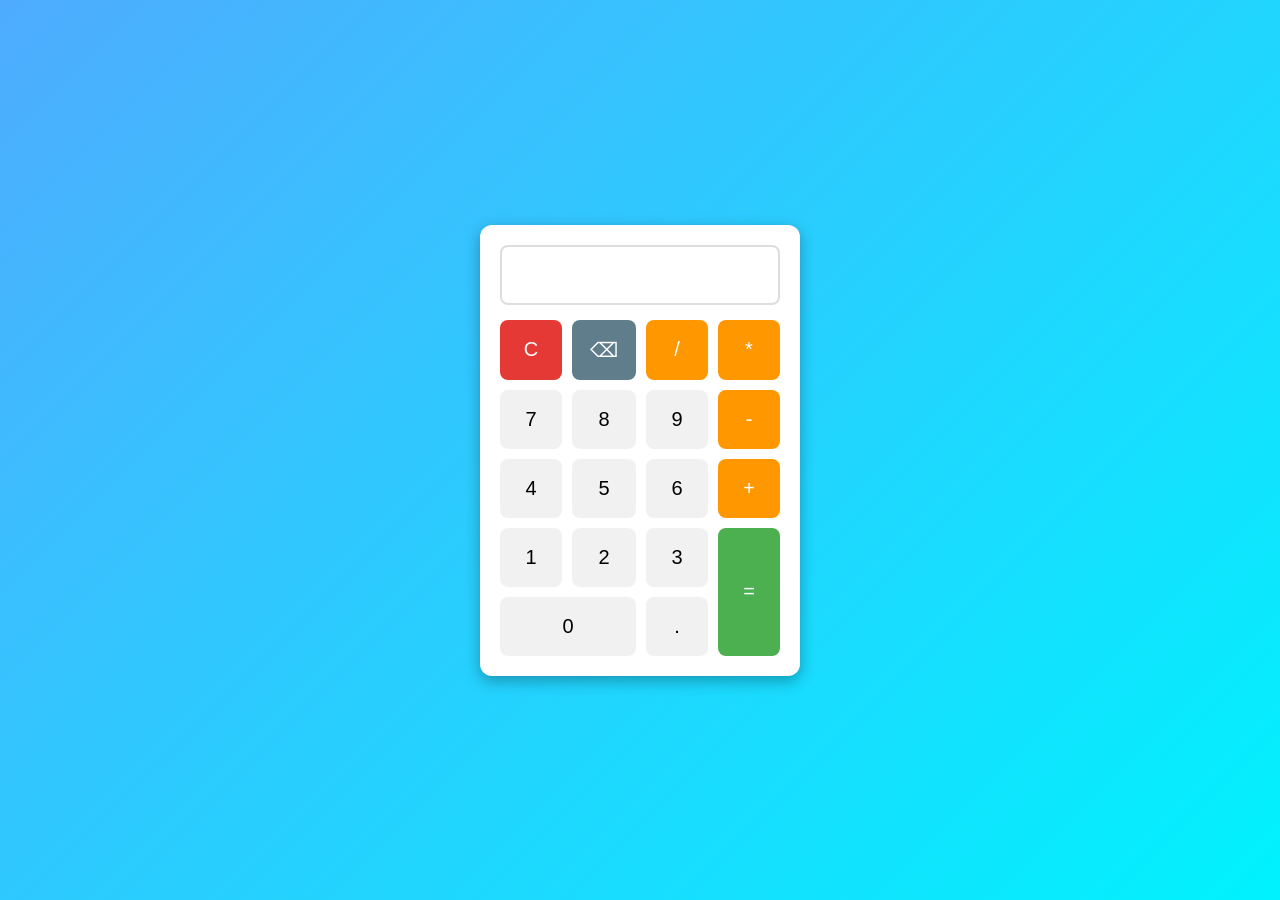
<file: Oasis Infobyte/Calculator/index.html>
<!doctype html>
<html lang="en">
  <head>
    <meta charset="UTF-8" />
    <meta name="viewport" content="width=device-width, initial-scale=1.0" />
    <title>Calculator</title>

    <link rel="stylesheet" href="style.css" />
  </head>
  <body>
    <div class="calculator">
      <input type="text" id="display" readonly />

      <div class="buttons">
        <button class="clear">C</button>
        <button class="back">⌫</button>
        <button class="operator">/</button>
        <button class="operator">*</button>

        <button class="number">7</button>
        <button class="number">8</button>
        <button class="number">9</button>
        <button class="operator">-</button>

        <button class="number">4</button>
        <button class="number">5</button>
        <button class="number">6</button>
        <button class="operator">+</button>

        <button class="number">1</button>
        <button class="number">2</button>
        <button class="number">3</button>
        <button class="equal">=</button>

        <button class="number zero">0</button>
        <button class="number">.</button>
      </div>
    </div>

    <script src="script.js"></script>
  </body>
</html>
</file>
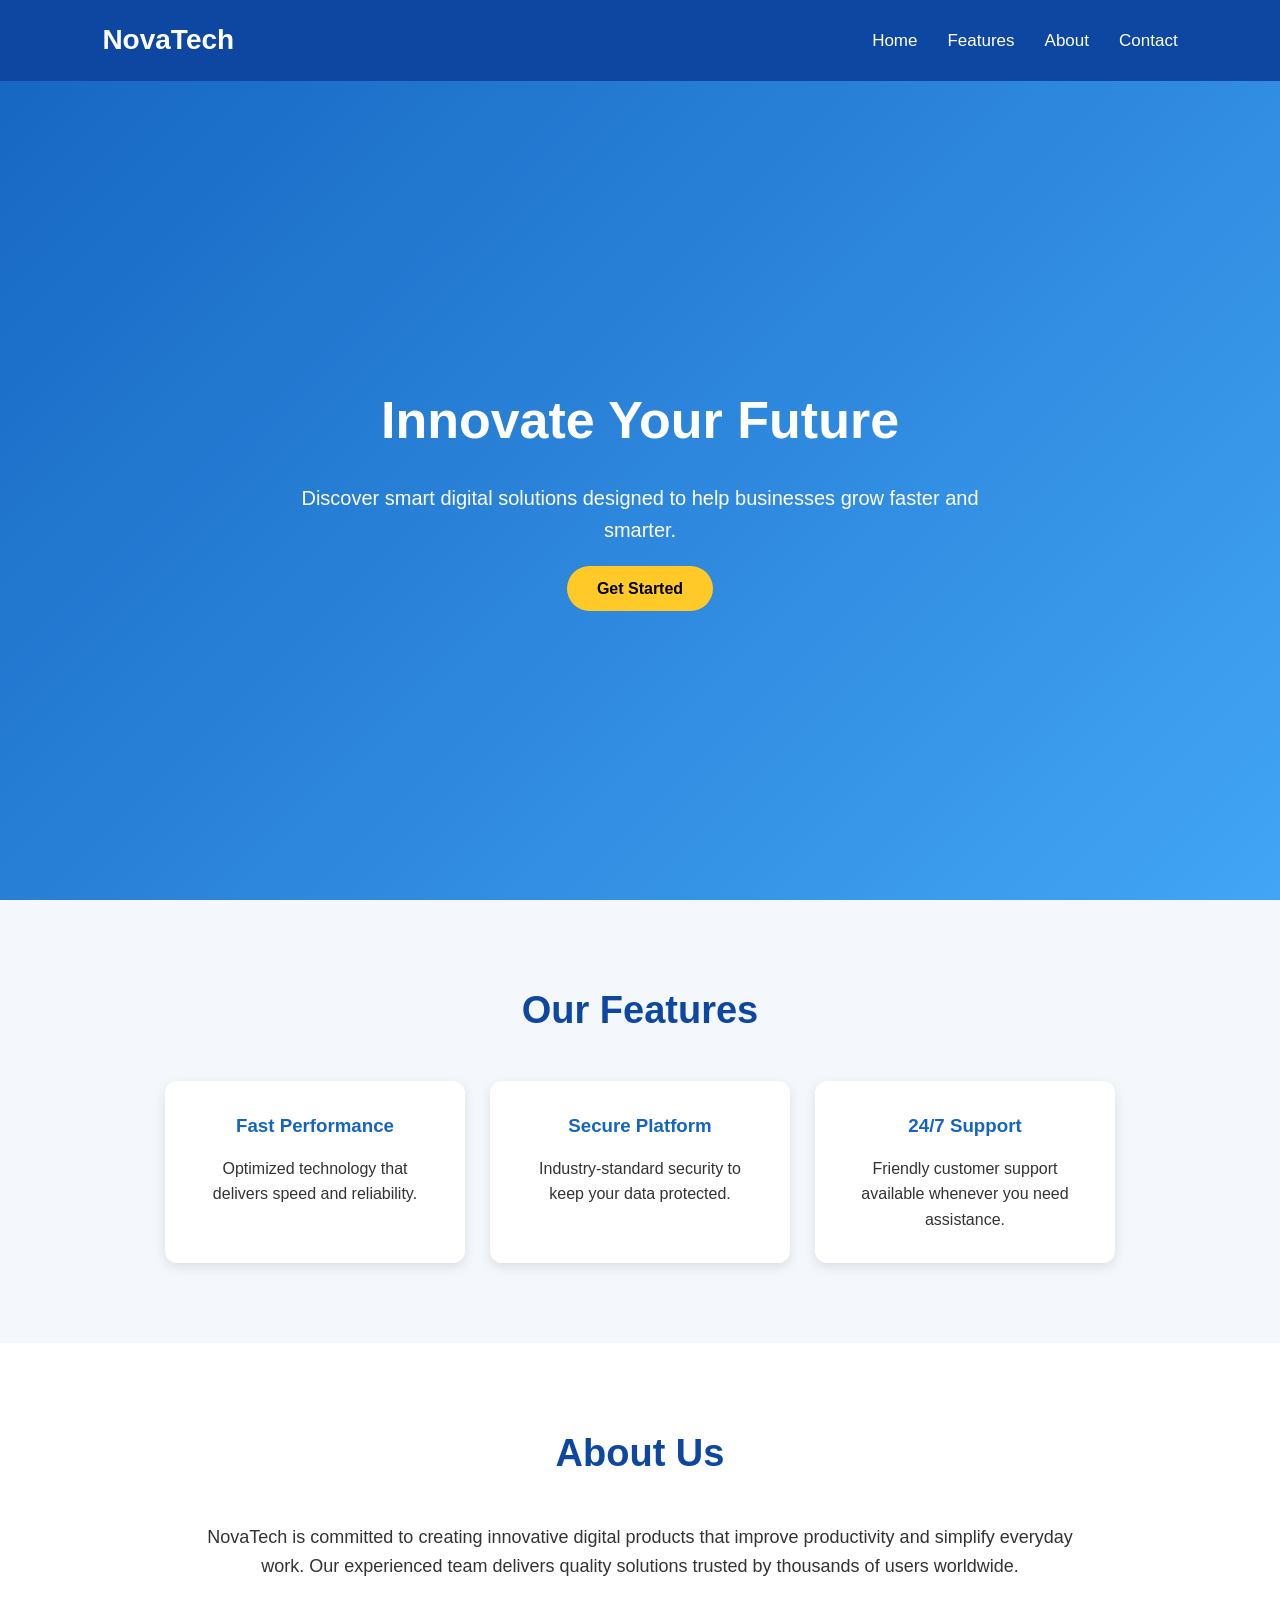
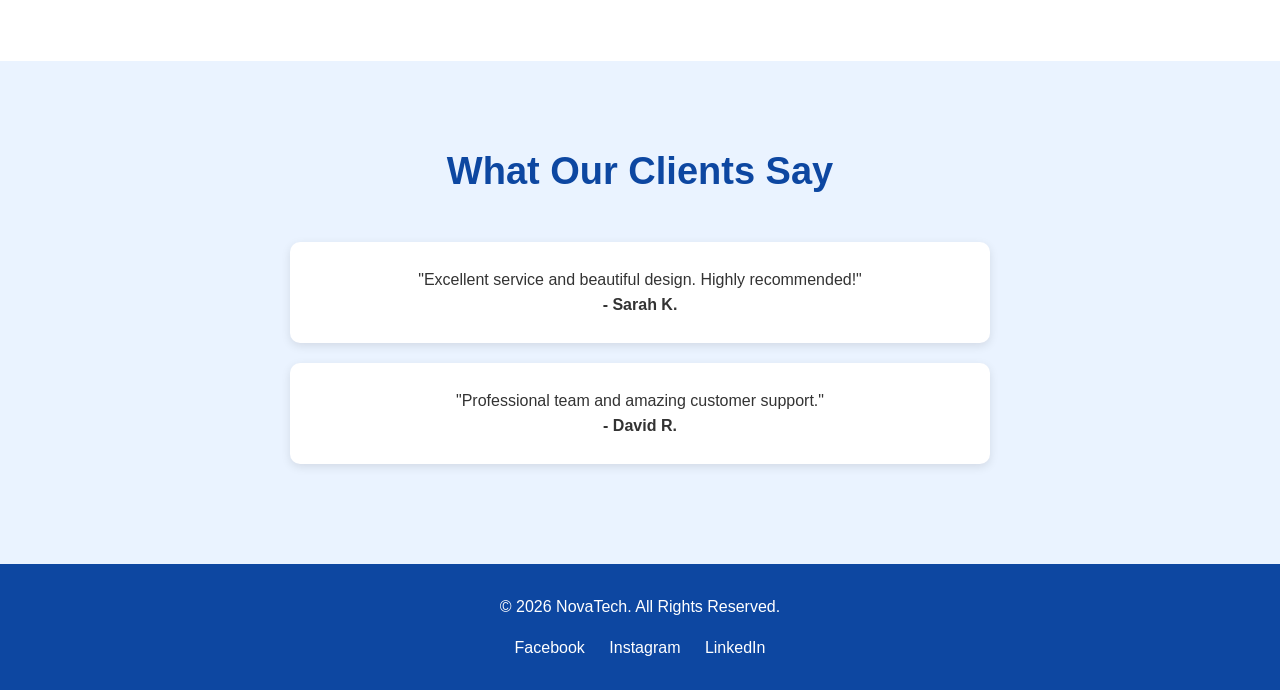
<file: Oasis Infobyte/LandingPage/index.html>
<!doctype html>
<html lang="en">
  <head>
    <meta charset="UTF-8" />
    <meta name="viewport" content="width=device-width, initial-scale=1.0" />
    <title>NovaTech Landing Page</title>
    <link rel="stylesheet" href="style.css" />
  </head>
  <body>
    <!-- Navigation -->
    <header>
      <nav class="navbar">
        <div class="logo">NovaTech</div>

        <ul class="nav-links">
          <li><a href="#home">Home</a></li>
          <li><a href="#features">Features</a></li>
          <li><a href="#about">About</a></li>
          <li><a href="#contact">Contact</a></li>
        </ul>
      </nav>
    </header>

    <!-- Hero Section -->
    <section class="hero" id="home">
      <div class="hero-content">
        <h1>Innovate Your Future</h1>
        <p>
          Discover smart digital solutions designed to help businesses grow
          faster and smarter.
        </p>

        <a href="#" class="btn">Get Started</a>
      </div>
    </section>

    <!-- Features -->
    <section class="features" id="features">
      <h2>Our Features</h2>

      <div class="feature-container">
        <div class="card">
          <h3>Fast Performance</h3>
          <p>Optimized technology that delivers speed and reliability.</p>
        </div>

        <div class="card">
          <h3>Secure Platform</h3>
          <p>Industry-standard security to keep your data protected.</p>
        </div>

        <div class="card">
          <h3>24/7 Support</h3>
          <p>
            Friendly customer support available whenever you need assistance.
          </p>
        </div>
      </div>
    </section>

    <!-- About -->
    <section class="about" id="about">
      <h2>About Us</h2>

      <p>
        NovaTech is committed to creating innovative digital products that
        improve productivity and simplify everyday work. Our experienced team
        delivers quality solutions trusted by thousands of users worldwide.
      </p>
    </section>

    <!-- Testimonials -->
    <section class="testimonials">
      <h2>What Our Clients Say</h2>

      <div class="testimonial-box">
        <p>"Excellent service and beautiful design. Highly recommended!"</p>
        <h4>- Sarah K.</h4>
      </div>

      <div class="testimonial-box">
        <p>"Professional team and amazing customer support."</p>
        <h4>- David R.</h4>
      </div>
    </section>

    <!-- Footer -->
    <footer id="contact">
      <p>© 2026 NovaTech. All Rights Reserved.</p>

      <div class="social-links">
        <a href="#">Facebook</a>
        <a href="#">Instagram</a>
        <a href="#">LinkedIn</a>
      </div>
    </footer>
  </body>
</html>
</file>
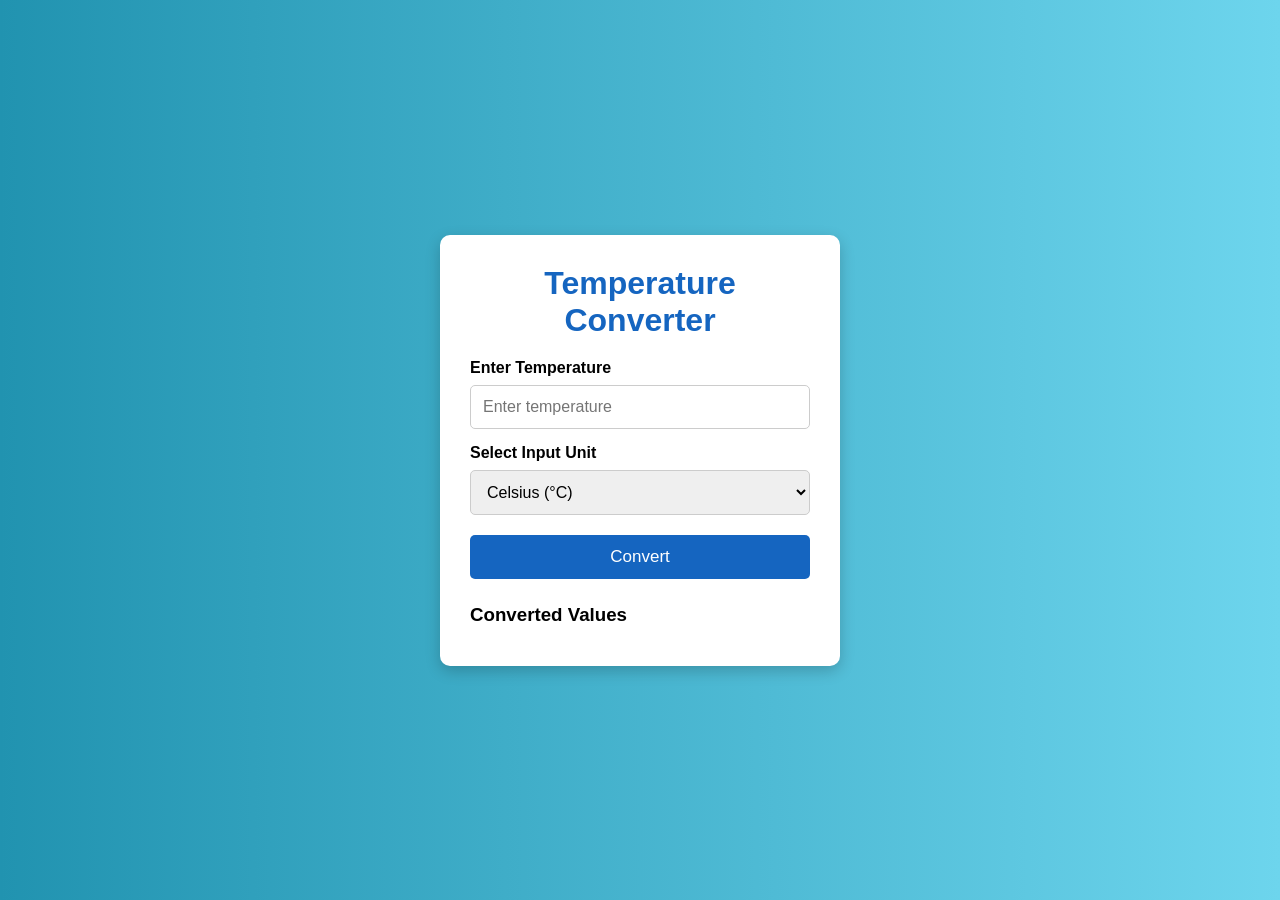
<file: Oasis Infobyte/TemperatureConverter/index.html>
<!DOCTYPE html>
<html lang="en">
  <head>
    <meta charset="UTF-8" />
    <meta name="viewport" content="width=device-width, initial-scale=1.0" />
    <title>Temperature Converter</title>

    <link rel="stylesheet" href="style.css" />
  </head>

  <body>
    <div class="container">
      <h1>Temperature Converter</h1>

      <label>Enter Temperature</label>

      <input type="text" id="temperature" placeholder="Enter temperature" />

      <label>Select Input Unit</label>

      <select id="unit">
        <option value="celsius">Celsius (°C)</option>

        <option value="fahrenheit">Fahrenheit (°F)</option>

        <option value="kelvin">Kelvin (K)</option>
      </select>

      <button onclick="convertTemperature()">Convert</button>

      <p id="error"></p>

      <div id="result">
        <h3>Converted Values</h3>

        <p id="celsiusResult"></p>

        <p id="fahrenheitResult"></p>

        <p id="kelvinResult"></p>
      </div>
    </div>

    <script src="script.js"></script>
  </body>
</html>
</file>
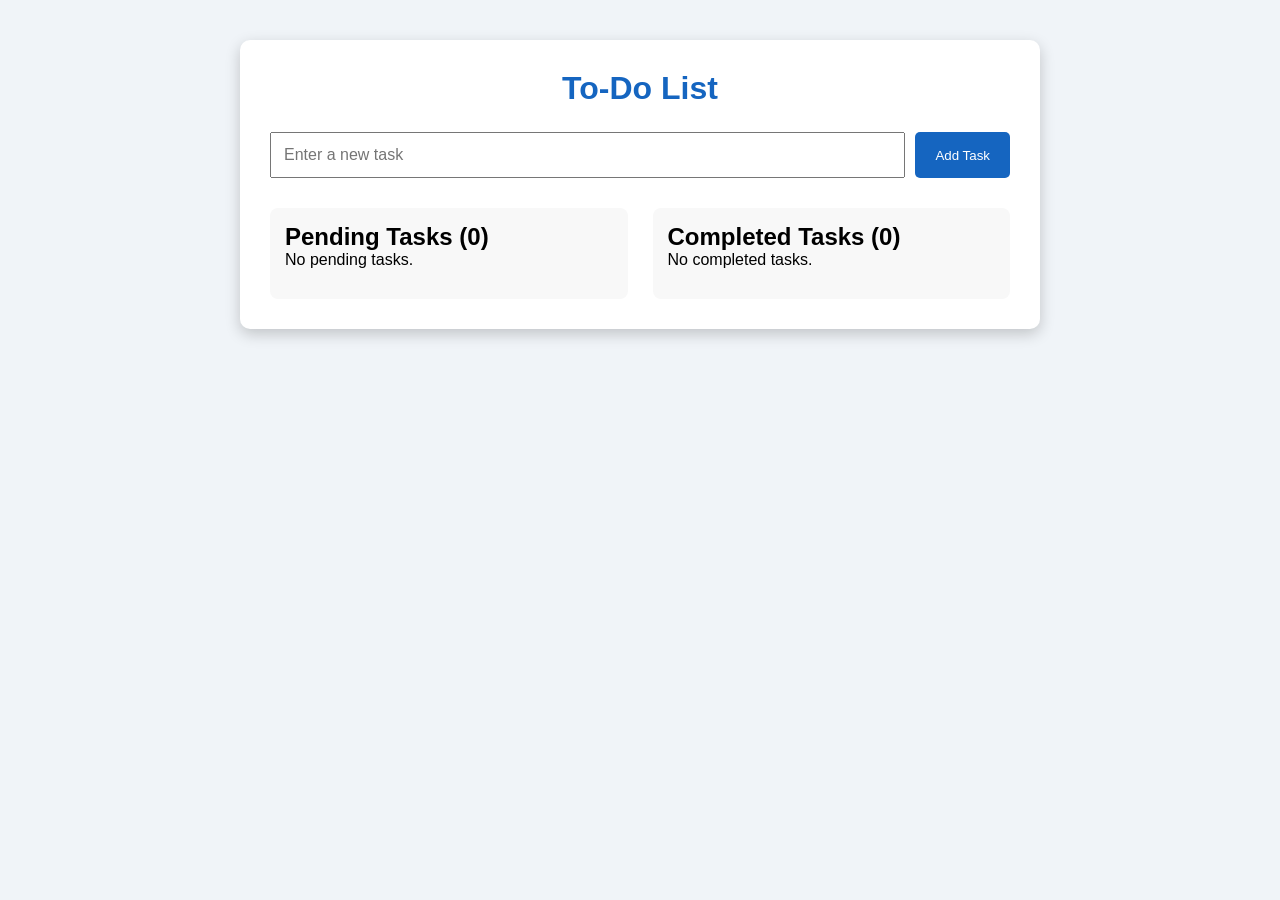
<file: Oasis Infobyte/TodoApp/index.html>
<!doctype html>
<html lang="en">
  <head>
    <meta charset="UTF-8" />
    <meta name="viewport" content="width=device-width, initial-scale=1.0" />
    <title>To-Do Web App</title>
    <link rel="stylesheet" href="style.css" />
  </head>

  <body>
    <div class="container">
      <h1>To-Do List</h1>

      <div class="add-task">
        <input type="text" id="taskInput" placeholder="Enter a new task" />

        <button id="addBtn">Add Task</button>
      </div>

      <div class="lists">
        <div class="list">
          <h2>Pending Tasks (<span id="pendingCount">0</span>)</h2>

          <p id="pendingEmpty">No pending tasks.</p>

          <ul id="pendingList"></ul>
        </div>

        <div class="list">
          <h2>Completed Tasks (<span id="completedCount">0</span>)</h2>

          <p id="completedEmpty">No completed tasks.</p>

          <ul id="completedList"></ul>
        </div>
      </div>
    </div>

    <script src="script.js"></script>
  </body>
</html>
</file>
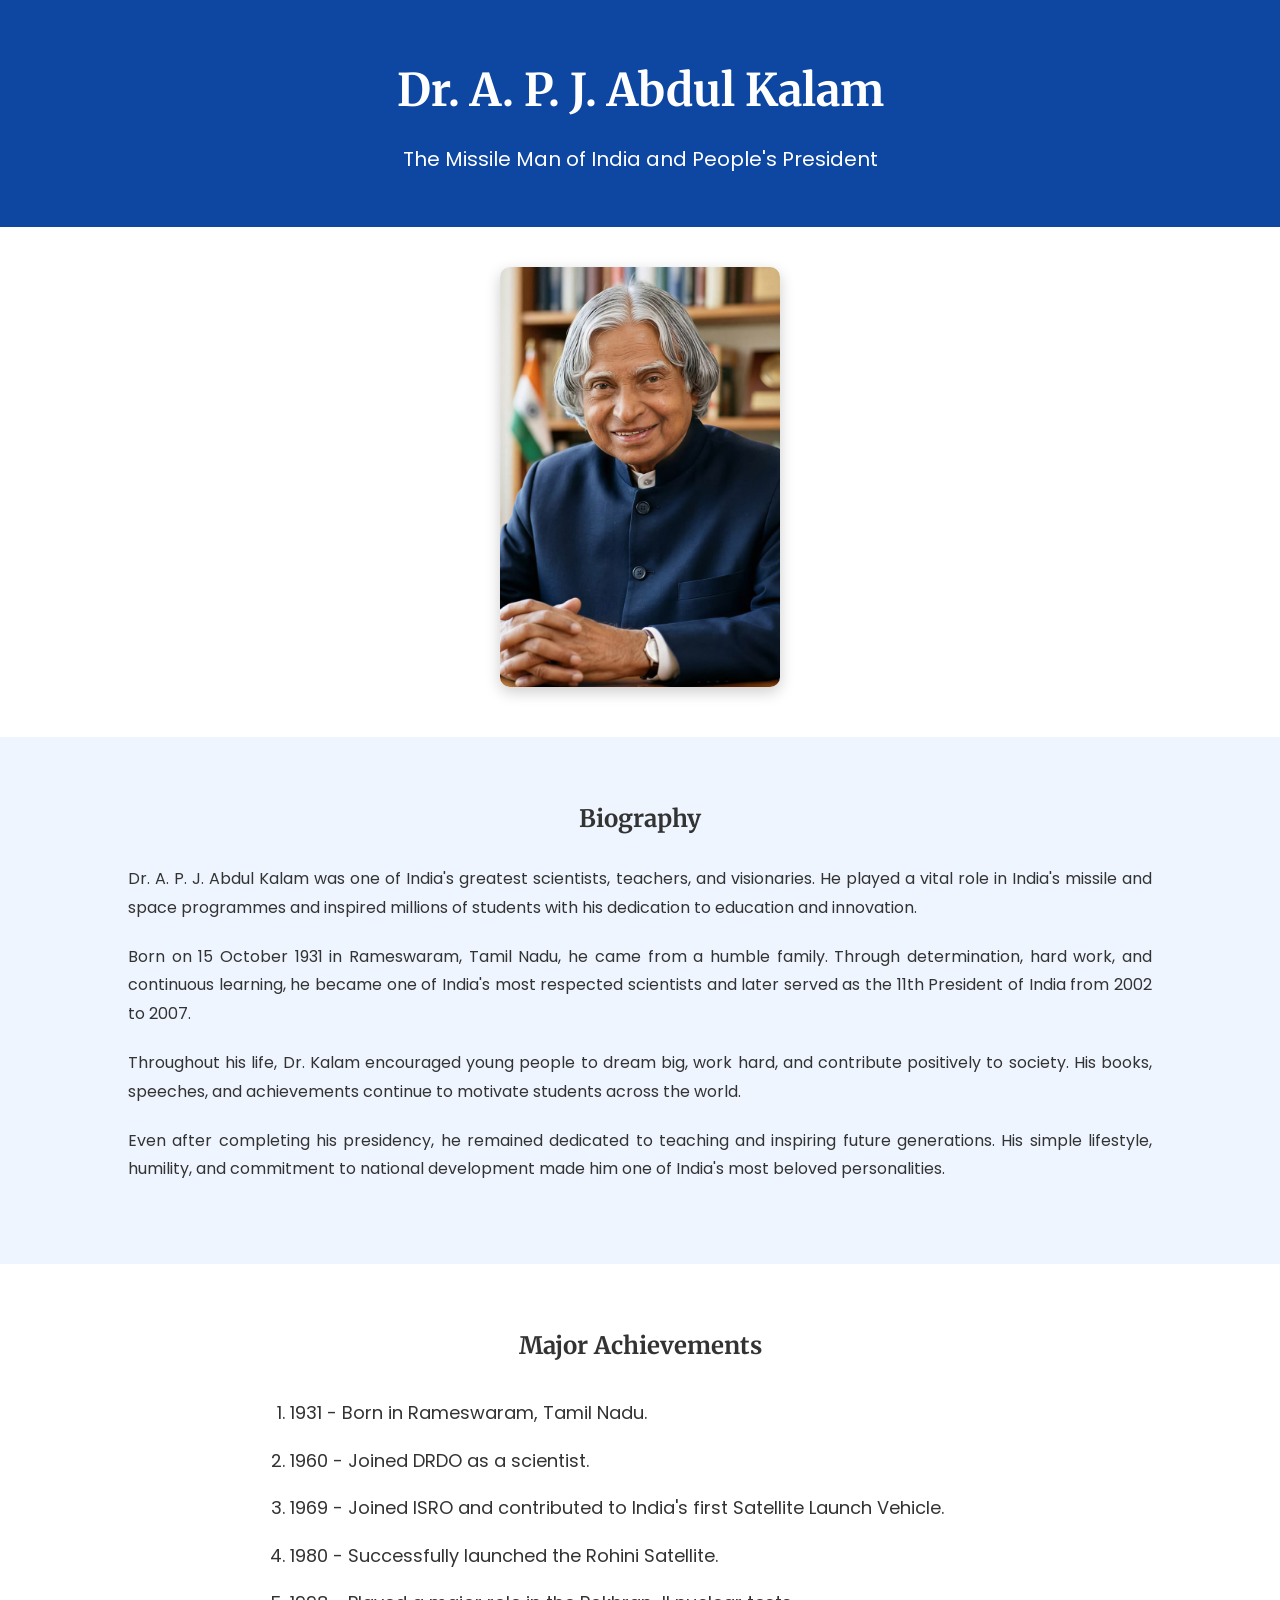
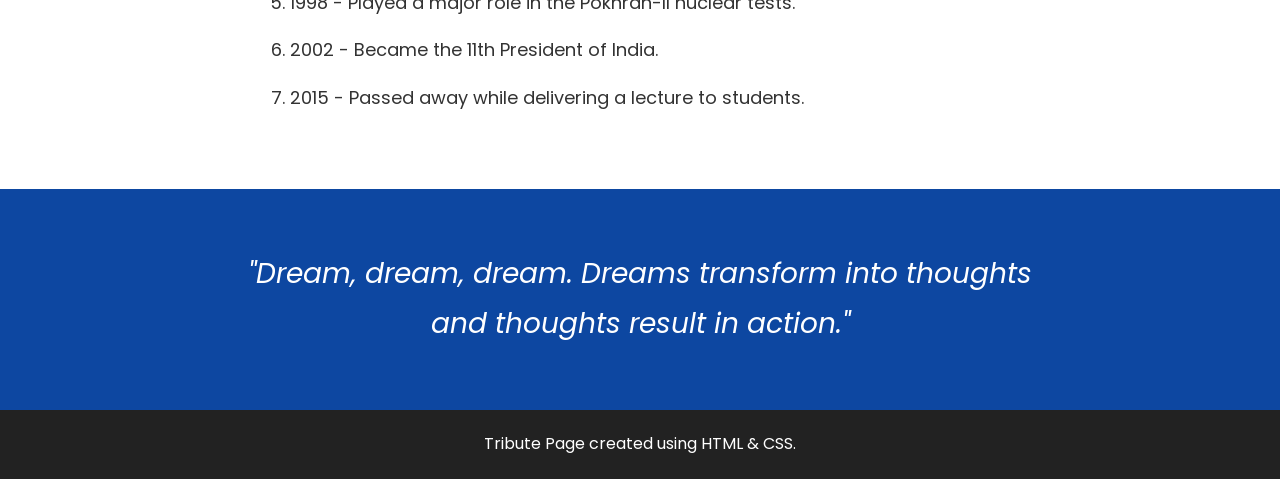
<file: Oasis Infobyte/TributePage/index.html>
<!doctype html>
<html lang="en">
  <head>
    <meta charset="UTF-8" />
    <meta name="viewport" content="width=device-width, initial-scale=1.0" />
    <title>Tribute to Dr. A. P. J. Abdul Kalam</title>

    <link rel="stylesheet" href="style.css" />

    <link
      href="https://fonts.googleapis.com/css2?family=Merriweather:wght@700&family=Poppins:wght@300;400;500&display=swap"
      rel="stylesheet"
    />
  </head>
  <body>
    <header>
      <h1>Dr. A. P. J. Abdul Kalam</h1>

      <p class="tagline">The Missile Man of India and People's President</p>
    </header>

    <section class="image-section">
      <img src="kalam.jpg" alt="Dr. A. P. J. Abdul Kalam" />
    </section>

    <section class="biography">
      <h2>Biography</h2>

      <p>
        Dr. A. P. J. Abdul Kalam was one of India's greatest scientists,
        teachers, and visionaries. He played a vital role in India's missile and
        space programmes and inspired millions of students with his dedication
        to education and innovation.
      </p>

      <p>
        Born on 15 October 1931 in Rameswaram, Tamil Nadu, he came from a humble
        family. Through determination, hard work, and continuous learning, he
        became one of India's most respected scientists and later served as the
        11th President of India from 2002 to 2007.
      </p>

      <p>
        Throughout his life, Dr. Kalam encouraged young people to dream big,
        work hard, and contribute positively to society. His books, speeches,
        and achievements continue to motivate students across the world.
      </p>

      <p>
        Even after completing his presidency, he remained dedicated to teaching
        and inspiring future generations. His simple lifestyle, humility, and
        commitment to national development made him one of India's most beloved
        personalities.
      </p>
    </section>

    <section class="timeline">
      <h2>Major Achievements</h2>

      <ol>
        <li>1931 - Born in Rameswaram, Tamil Nadu.</li>

        <li>1960 - Joined DRDO as a scientist.</li>

        <li>
          1969 - Joined ISRO and contributed to India's first Satellite Launch
          Vehicle.
        </li>

        <li>1980 - Successfully launched the Rohini Satellite.</li>

        <li>1998 - Played a major role in the Pokhran-II nuclear tests.</li>

        <li>2002 - Became the 11th President of India.</li>

        <li>2015 - Passed away while delivering a lecture to students.</li>
      </ol>
    </section>

    <section class="quote">
      <blockquote>
        "Dream, dream, dream. Dreams transform into thoughts and thoughts result
        in action."
      </blockquote>
    </section>

    <footer>
      <p>Tribute Page created using HTML & CSS.</p>
    </footer>
  </body>
</html>
</file>
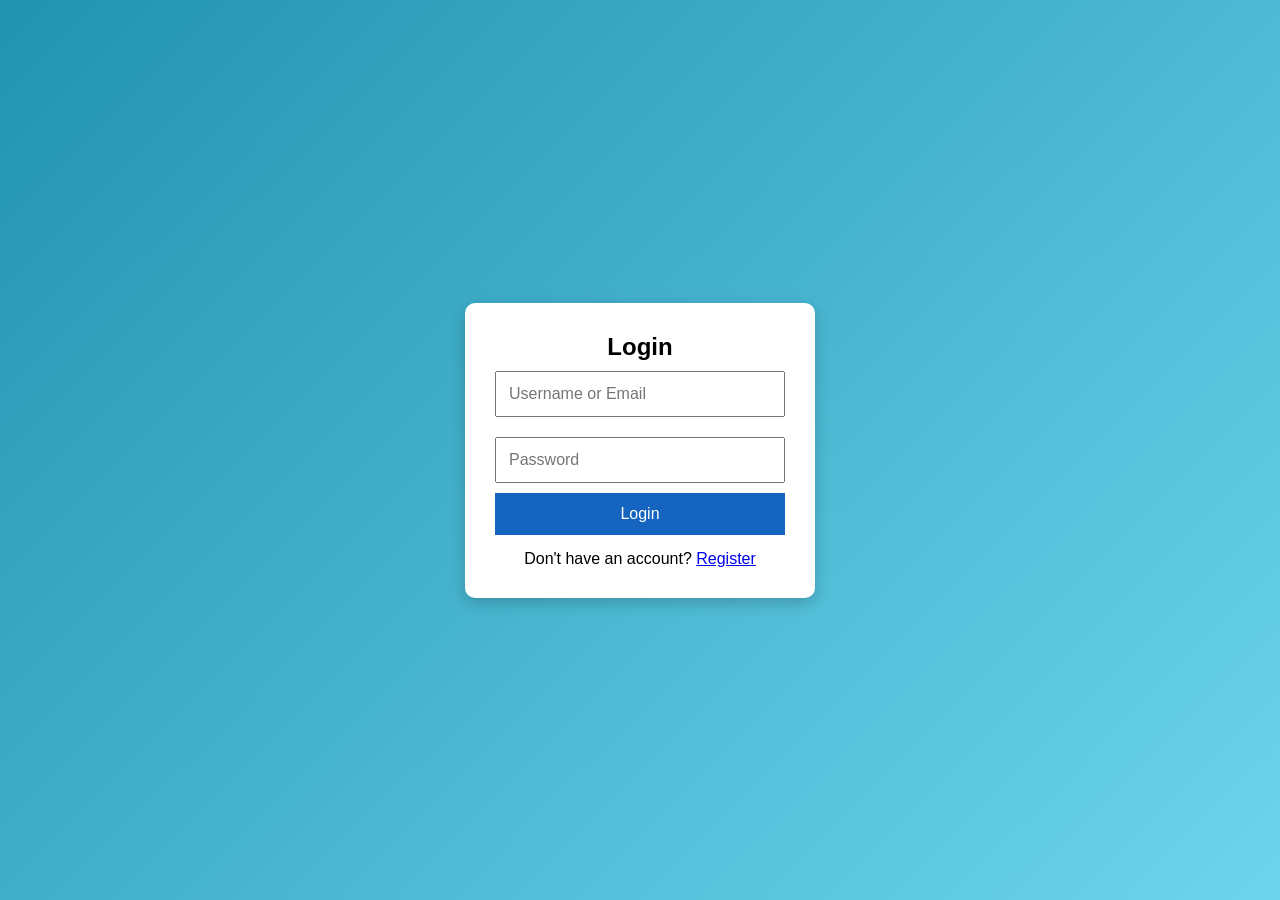
<file: Oasis Infobyte/LoginAuthentication/dashboard.html>
<!doctype html>
<html lang="en">
  <head>
    <meta charset="UTF-8" />
    <meta name="viewport" content="width=device-width, initial-scale=1.0" />
    <title>Dashboard</title>
    <link rel="stylesheet" href="style.css" />
  </head>

  <body>
    <div class="container">
      <h1>Welcome!</h1>

      <p>You have successfully logged in.</p>

      <button id="logoutBtn">Logout</button>
    </div>

    <script src="script.js"></script>
  </body>
</html>
</file>
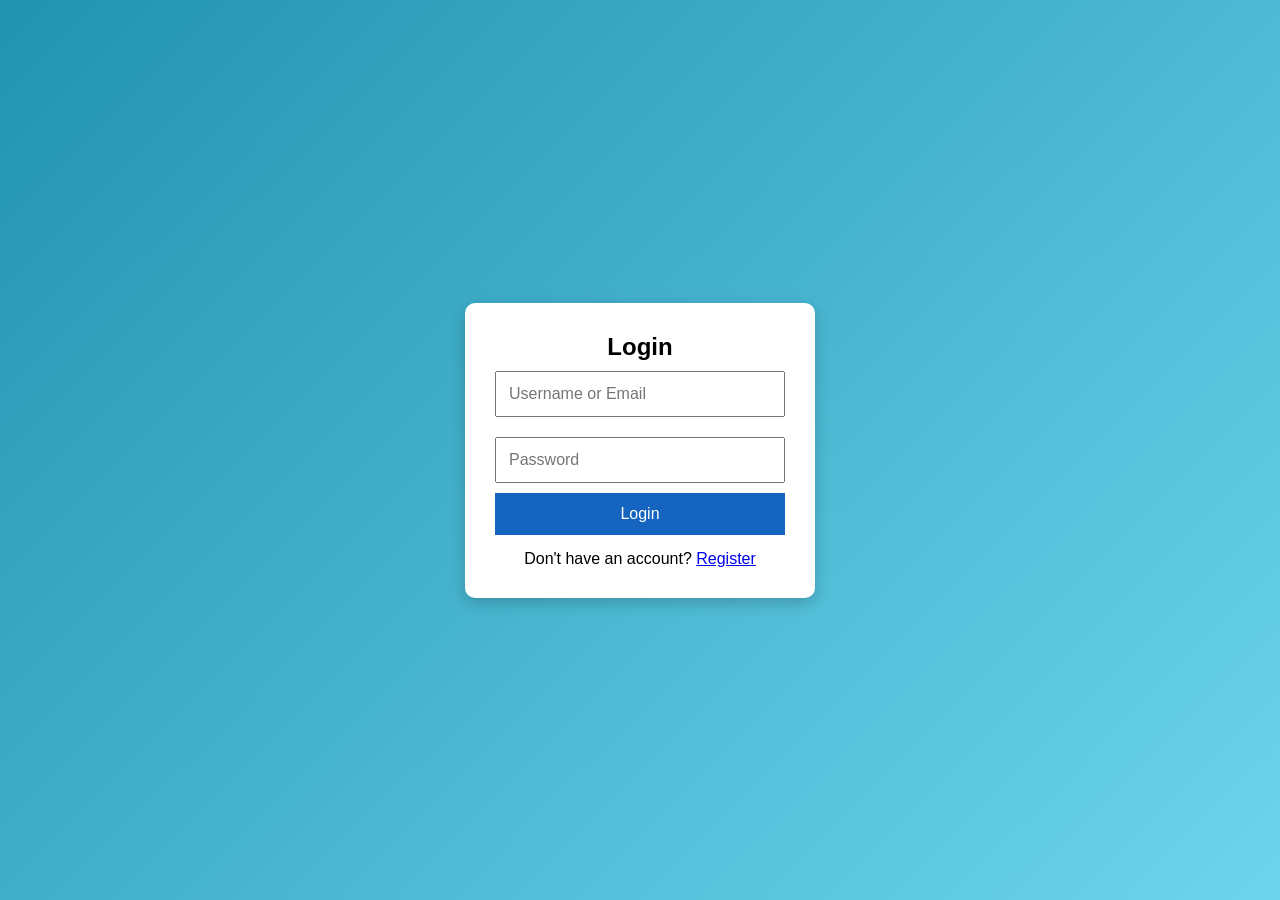
<file: Oasis Infobyte/LoginAuthentication/login.html>
<!doctype html>
<html lang="en">
  <head>
    <meta charset="UTF-8" />
    <meta name="viewport" content="width=device-width, initial-scale=1.0" />
    <title>Login</title>
    <link rel="stylesheet" href="style.css" />
  </head>
  <body>
    <div class="container">
      <h2>Login</h2>

      <form id="loginForm">
        <input type="text" id="loginUser" placeholder="Username or Email" />

        <input type="password" id="loginPass" placeholder="Password" />

        <button type="submit">Login</button>

        <p id="loginMessage"></p>

        <p>
          Don't have an account?
          <a href="register.html">Register</a>
        </p>
      </form>
    </div>

    <script src="script.js"></script>
  </body>
</html>
</file>
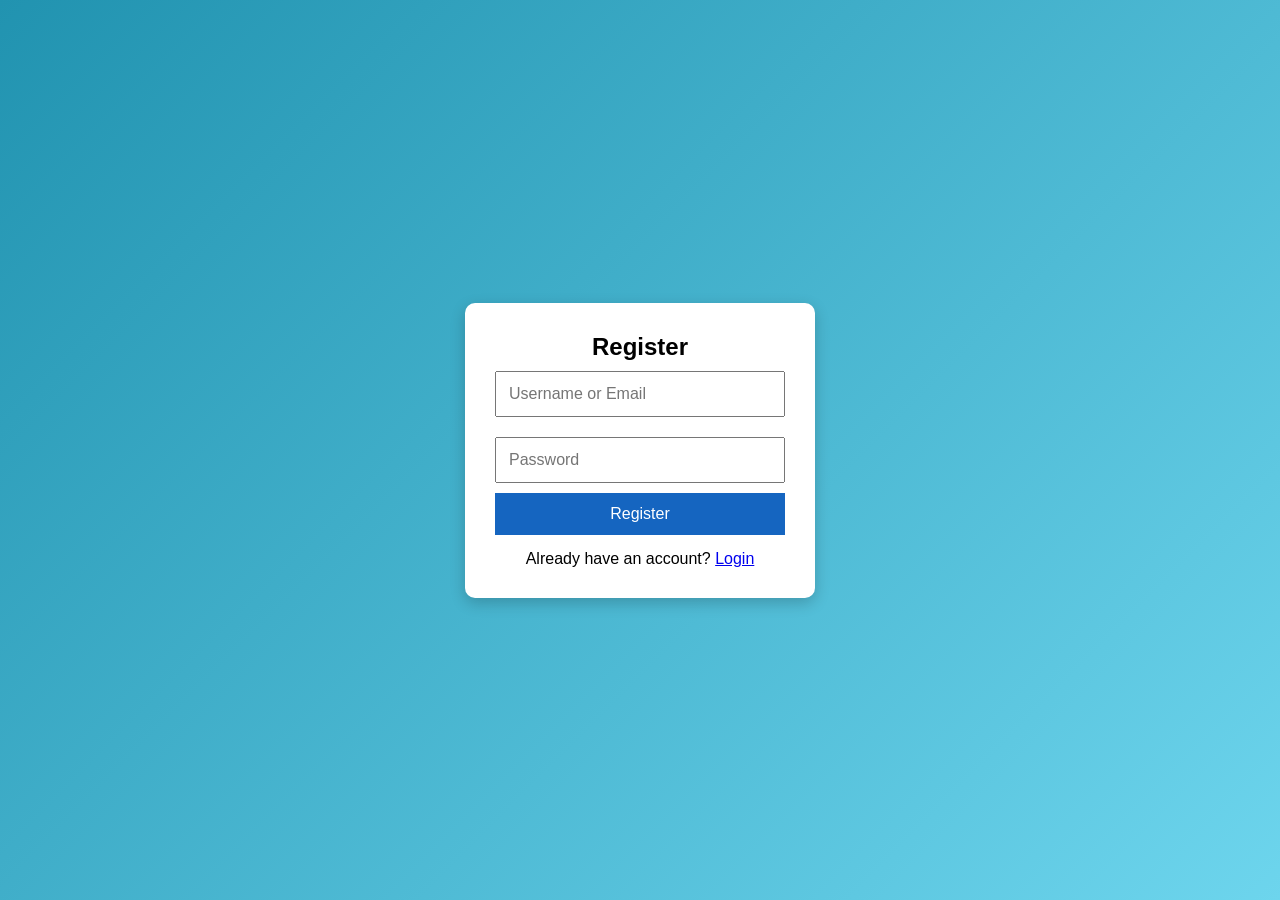
<file: Oasis Infobyte/LoginAuthentication/register.html>
<!doctype html>
<html lang="en">
  <head>
    <meta charset="UTF-8" />
    <meta name="viewport" content="width=device-width, initial-scale=1.0" />
    <title>Register</title>
    <link rel="stylesheet" href="style.css" />
  </head>
  <body>
    <div class="container">
      <h2>Register</h2>

      <form id="registerForm">
        <input type="text" id="username" placeholder="Username or Email" />

        <input type="password" id="password" placeholder="Password" />

        <button type="submit">Register</button>

        <p id="message"></p>

        <p>
          Already have an account?
          <a href="login.html">Login</a>
        </p>
      </form>
    </div>

    <script src="script.js"></script>
  </body>
</html>
</file>
<file: Oasis Infobyte/Calculator/style.css>
* {
  margin: 0;
  padding: 0;
  box-sizing: border-box;
  font-family: Arial, sans-serif;
}

body {
  display: flex;
  justify-content: center;
  align-items: center;
  height: 100vh;

  background: linear-gradient(135deg, #4facfe, #00f2fe);
}

.calculator {
  background: #ffffff;

  padding: 20px;

  border-radius: 12px;

  box-shadow: 0 5px 15px rgba(0, 0, 0, 0.3);

  width: 320px;
}

#display {
  width: 100%;

  height: 60px;

  margin-bottom: 15px;

  font-size: 28px;

  text-align: right;

  padding: 10px;

  border: 2px solid #ddd;

  border-radius: 8px;
}

.buttons {
  display: grid;

  grid-template-columns: repeat(4, 1fr);

  gap: 10px;
}

button {
  padding: 18px;

  font-size: 20px;

  border: none;

  border-radius: 8px;

  cursor: pointer;

  background: #f1f1f1;

  transition: 0.3s;
}

button:hover {
  background: #d9d9d9;
}

.operator {
  background: #ff9800;

  color: white;
}

.operator:hover {
  background: #f57c00;
}

.equal {
  background: #4caf50;

  color: white;

  grid-row: span 2;
}

.equal:hover {
  background: #388e3c;
}

.clear {
  background: #e53935;

  color: white;
}

.clear:hover {
  background: #c62828;
}

.back {
  background: #607d8b;

  color: white;
}

.back:hover {
  background: #455a64;
}

.zero {
  grid-column: span 2;
}
</file>
<file: Oasis Infobyte/LandingPage/style.css>
* {
  margin: 0;
  padding: 0;
  box-sizing: border-box;
}

body {
  font-family: Arial, Helvetica, sans-serif;
  line-height: 1.6;
  background: #f4f7fb;
  color: #333;
}

/* Navigation */

.navbar {
  position: fixed;
  top: 0;
  width: 100%;
  background: #0d47a1;
  color: white;
  display: flex;
  justify-content: space-between;
  align-items: center;
  padding: 18px 8%;
  z-index: 1000;
}

.logo {
  font-size: 28px;
  font-weight: bold;
}

.nav-links {
  list-style: none;
  display: flex;
  gap: 30px;
}

.nav-links a {
  color: white;
  text-decoration: none;
  font-size: 17px;
  transition: 0.3s;
}

.nav-links a:hover {
  color: #ffca28;
}

/* Hero */

.hero {
  height: 100vh;
  display: flex;
  justify-content: center;
  align-items: center;
  text-align: center;
  padding: 120px 20px 40px;
  background: linear-gradient(135deg, #1565c0, #42a5f5);
  color: white;
}

.hero h1 {
  font-size: 52px;
  margin-bottom: 20px;
}

.hero p {
  font-size: 20px;
  max-width: 700px;
  margin: auto;
  margin-bottom: 30px;
}

.btn {
  background: #ffca28;
  color: black;
  text-decoration: none;
  padding: 14px 30px;
  border-radius: 30px;
  font-weight: bold;
  transition: 0.3s;
}

.btn:hover {
  background: white;
}

/* Sections */

section {
  padding: 80px 8%;
}

h2 {
  text-align: center;
  margin-bottom: 40px;
  font-size: 38px;
  color: #0d47a1;
}

/* Features */

.feature-container {
  display: flex;
  gap: 25px;
  flex-wrap: wrap;
  justify-content: center;
}

.card {
  background: white;
  width: 300px;
  padding: 30px;
  border-radius: 12px;
  box-shadow: 0 4px 12px rgba(0, 0, 0, 0.1);
  text-align: center;
}

.card h3 {
  margin-bottom: 15px;
  color: #1565c0;
}

/* About */

.about {
  background: white;
}

.about p {
  max-width: 900px;
  margin: auto;
  text-align: center;
  font-size: 18px;
}

/* Testimonials */

.testimonials {
  background: #eaf3ff;
}

.testimonial-box {
  background: white;
  padding: 25px;
  margin: 20px auto;
  max-width: 700px;
  border-radius: 10px;
  box-shadow: 0 3px 10px rgba(0, 0, 0, 0.1);
  text-align: center;
}

/* Footer */

footer {
  background: #0d47a1;
  color: white;
  text-align: center;
  padding: 30px;
}

.social-links {
  margin-top: 15px;
}

.social-links a {
  color: white;
  margin: 0 10px;
  text-decoration: none;
}

.social-links a:hover {
  color: #ffca28;
}

/* Responsive */

@media (max-width: 768px) {
  .navbar {
    flex-direction: column;
    gap: 15px;
  }

  .nav-links {
    flex-direction: column;
    text-align: center;
    gap: 12px;
  }

  .hero h1 {
    font-size: 36px;
  }

  .hero p {
    font-size: 17px;
  }

  h2 {
    font-size: 30px;
  }

  .card {
    width: 100%;
  }
}
</file>
<file: Oasis Infobyte/TemperatureConverter/style.css>
* {
  margin: 0;
  padding: 0;
  box-sizing: border-box;
  font-family: Arial, sans-serif;
}

body {
  background: #2193b0;
  background: linear-gradient(to right, #2193b0, #6dd5ed);

  display: flex;
  justify-content: center;
  align-items: center;

  height: 100vh;
}

.container {
  background: white;

  width: 400px;

  padding: 30px;

  border-radius: 10px;

  box-shadow: 0 5px 15px rgba(0, 0, 0, 0.2);

  text-align: center;
}

h1 {
  margin-bottom: 20px;
  color: #1565c0;
}

label {
  display: block;
  text-align: left;
  margin-top: 15px;
  margin-bottom: 8px;
  font-weight: bold;
}

input,
select {
  width: 100%;
  padding: 12px;
  border: 1px solid #ccc;
  border-radius: 5px;
  font-size: 16px;
}

button {
  width: 100%;
  margin-top: 20px;
  padding: 12px;

  background: #1565c0;

  color: white;

  border: none;

  border-radius: 5px;

  cursor: pointer;

  font-size: 17px;
}

button:hover {
  background: #0d47a1;
}

#result {
  margin-top: 25px;
  text-align: left;
}

#result p {
  margin-top: 10px;
  font-size: 18px;
}

#error {
  color: red;
  margin-top: 15px;
  font-weight: bold;
}

@media (max-width: 500px) {
  .container {
    width: 90%;
  }
}
</file>
<file: Oasis Infobyte/TodoApp/style.css>
* {
  margin: 0;
  padding: 0;
  box-sizing: border-box;
  font-family: Arial, sans-serif;
}

body {
  background: #f0f4f8;

  display: flex;

  justify-content: center;

  padding: 40px;
}

.container {
  width: 800px;

  max-width: 95%;

  background: white;

  padding: 30px;

  border-radius: 10px;

  box-shadow: 0 5px 15px rgba(0, 0, 0, 0.2);
}

h1 {
  text-align: center;

  margin-bottom: 25px;

  color: #1565c0;
}

.add-task {
  display: flex;

  gap: 10px;

  margin-bottom: 30px;
}

.add-task input {
  flex: 1;

  padding: 12px;

  font-size: 16px;
}

.add-task button {
  padding: 12px 20px;

  background: #1565c0;

  color: white;

  border: none;

  cursor: pointer;

  border-radius: 5px;
}

.lists {
  display: grid;

  grid-template-columns: 1fr 1fr;

  gap: 25px;
}

.list {
  background: #f8f8f8;

  padding: 15px;

  border-radius: 8px;
}

ul {
  list-style: none;

  margin-top: 15px;
}

li {
  background: white;

  padding: 12px;

  margin-bottom: 12px;

  border-radius: 5px;

  box-shadow: 0 2px 5px rgba(0, 0, 0, 0.1);
}

.task-text {
  font-weight: bold;
}

.time {
  display: block;

  font-size: 12px;

  color: gray;

  margin-top: 5px;
}

.buttons {
  margin-top: 10px;

  display: flex;

  gap: 8px;

  flex-wrap: wrap;
}

button.action {
  padding: 6px 10px;

  border: none;

  cursor: pointer;

  border-radius: 4px;

  color: white;
}

.complete {
  background: #4caf50;
}

.edit {
  background: #ff9800;
}

.delete {
  background: #f44336;
}

@media (max-width: 700px) {
  .lists {
    grid-template-columns: 1fr;
  }

  .add-task {
    flex-direction: column;
  }
}
</file>
<file: Oasis Infobyte/TributePage/style.css>
* {
  margin: 0;
  padding: 0;
  box-sizing: border-box;
}

body {
  font-family: "Poppins", sans-serif;

  background: #f5f5f5;

  color: #333;

  line-height: 1.8;
}

header {
  background: #0d47a1;

  color: white;

  text-align: center;

  padding: 50px 20px;
}

header h1 {
  font-family: "Merriweather", serif;

  font-size: 45px;
}

.tagline {
  margin-top: 10px;

  font-size: 20px;
}

.image-section {
  background: #ffffff;

  text-align: center;

  padding: 40px;
}

.image-section img {
  width: 280px;

  max-width: 90%;

  border-radius: 10px;

  box-shadow: 0 5px 15px rgba(0, 0, 0, 0.2);
}

.biography {
  background: #eef5ff;

  padding: 60px 10%;
}

.biography h2 {
  font-family: "Merriweather", serif;

  margin-bottom: 25px;

  text-align: center;
}

.biography p {
  margin-bottom: 20px;

  text-align: justify;
}

.timeline {
  background: white;

  padding: 60px 10%;
}

.timeline h2 {
  font-family: "Merriweather", serif;

  text-align: center;

  margin-bottom: 30px;
}

.timeline ol {
  max-width: 700px;

  margin: auto;
}

.timeline li {
  margin-bottom: 15px;

  font-size: 18px;
}

.quote {
  background: #0d47a1;

  color: white;

  padding: 60px 20px;

  text-align: center;
}

blockquote {
  font-size: 28px;

  font-style: italic;

  max-width: 800px;

  margin: auto;
}

footer {
  background: #222;

  color: white;

  text-align: center;

  padding: 20px;
}

@media (max-width: 768px) {
  header h1 {
    font-size: 34px;
  }

  .tagline {
    font-size: 18px;
  }

  blockquote {
    font-size: 22px;
  }
}
</file>
<file: Oasis Infobyte/LoginAuthentication/style.css>
* {
  margin: 0;
  padding: 0;
  box-sizing: border-box;
  font-family: Arial, sans-serif;
}

body {
  display: flex;
  justify-content: center;
  align-items: center;
  height: 100vh;
  background: linear-gradient(135deg, #2193b0, #6dd5ed);
}

.container {
  width: 350px;
  background: white;
  padding: 30px;
  border-radius: 10px;
  box-shadow: 0 5px 15px rgba(0, 0, 0, 0.2);
  text-align: center;
}

input {
  width: 100%;
  padding: 12px;
  margin: 10px 0;
  font-size: 16px;
}

button {
  width: 100%;
  padding: 12px;
  background: #1565c0;
  color: white;
  border: none;
  cursor: pointer;
  font-size: 16px;
}

button:hover {
  background: #0d47a1;
}

p {
  margin-top: 15px;
}

#message,
#loginMessage {
  color: red;
  font-weight: bold;
}
</file>
